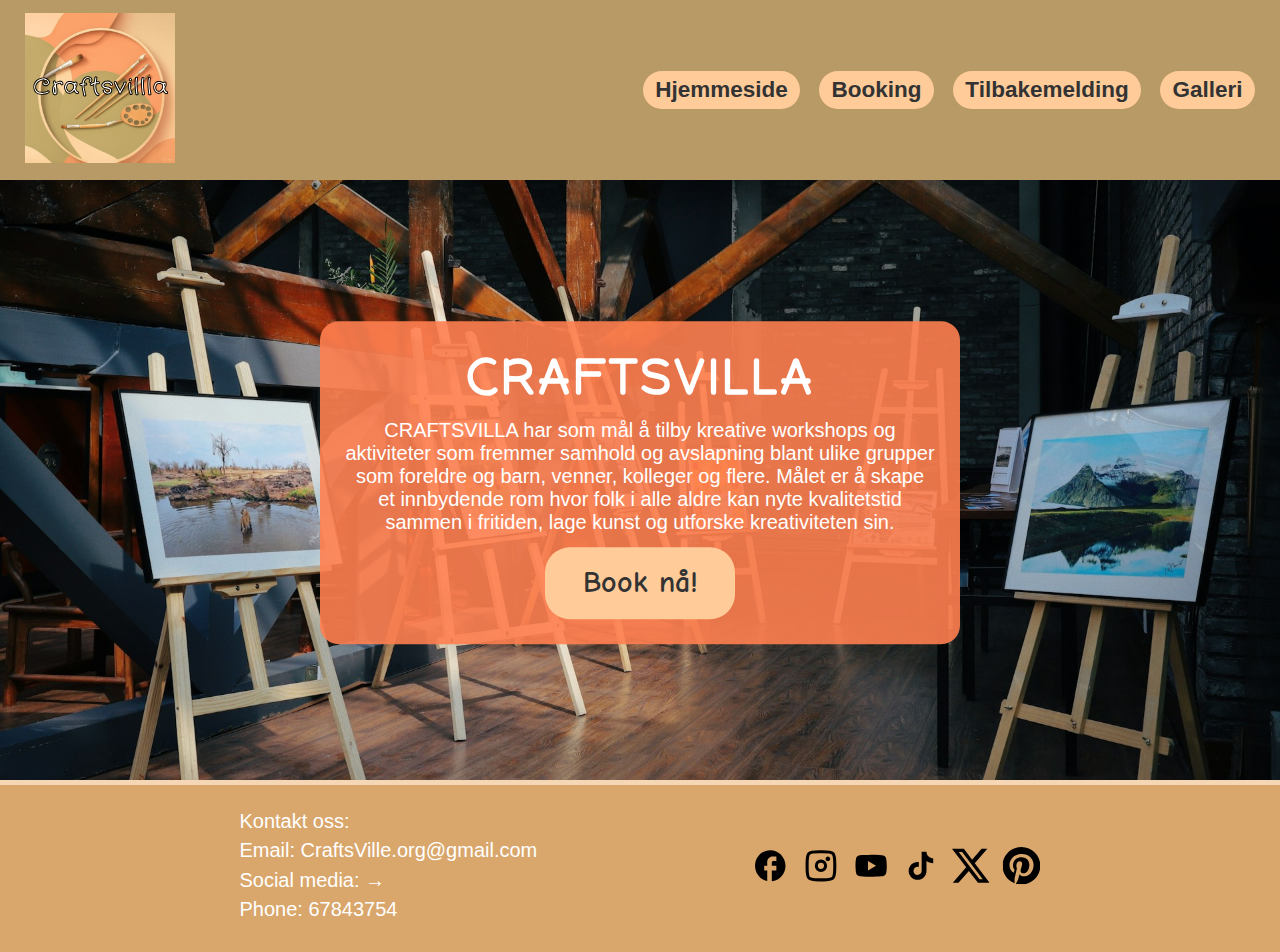
<file: Index.html>
<!DOCTYPE html>
<html lang="no">
  <head>
    <meta charset="UTF-8" />
    <meta name="viewport" content="width=device-width, initial-scale=1.0" />
    <link rel="preconnect" href="https://fonts.googleapis.com" />
    <link rel="preconnect" href="https://fonts.gstatic.com" crossorigin />
    <link
      href="https://fonts.googleapis.com/css2?family=Comic+Neue:ital,wght@0,300;0,400;0,700;1,300;1,400;1,700&family=Happy+Monkey&family=Lexend+Deca:wght@100..900&display=swap"
      rel="stylesheet"
    />
    <title>CRAFTSVILLA - Hjem</title>
    <link rel="stylesheet" href="style.css" />
  </head>
  <body>
    <header>
      <div class="logo">
        <img
          src="/Bilder/Logo frame.svg"
          alt="CRAFTSVILLA Logo"
          class="logo-img"
        />
      </div>
      <nav>
        <ul>
          <li><a href="Index.html" class="btn nav-btn">Hjemmeside</a></li>
          <li><a href="Booking.html" class="btn nav-btn">Booking</a></li>
          <li>
            <a href="Tilbakemelding.html" class="btn nav-btn">Tilbakemelding</a>
          </li>
          <li><a href="Galleri.html" class="btn nav-btn">Galleri</a></li>
        </ul>
      </nav>
    </header>
    <!-- test -->
    <main>
      <section class="hero">
        <img
          src="/Bilder/Backgroundd.svg"
          alt="Workshop Scene"
          class="hero-image"
        />
        <div class="hero-text">
          <h1>CRAFTSVILLA</h1>
          <p>
            CRAFTSVILLA har som mål å tilby kreative workshops og aktiviteter
            som fremmer samhold og avslapning blant ulike grupper som foreldre
            og barn, venner, kolleger og flere. Målet er å skape et innbydende
            rom hvor folk i alle aldre kan nyte kvalitetstid sammen i fritiden,
            lage kunst og utforske kreativiteten sin.
          </p>
          <a href="Booking.html" class="btn hero-btn">Book nå!</a>
        </div>
      </section>
    </main>

    <footer>
      <section class="contact">
        <ul>
          <li><p>Kontakt oss:</p></li>
          <li><p>Email: CraftsVille.org@gmail.com</p></li>
          <li><p>Social media: →</p></li>
          <li><p>Phone: 67843754</p></li>
        </ul>
        <div class="social-icons">
          <a href="#"
            ><img src="/Bilder/Socialmediaicons/facebook.svg" alt="Facebook"
          /></a>
          <a href="#"
            ><img src="/Bilder/Socialmediaicons/instagram.svg" alt="Instagram"
          /></a>
          <a href="#"
            ><img src="/Bilder/Socialmediaicons/youtube.svg" alt="YouTube"
          /></a>
          <a href="#"
            ><img src="/Bilder/Socialmediaicons/tiktok.svg" alt="TikTok"
          /></a>
          <a href="#"
            ><img src="/Bilder/Socialmediaicons/twitter.svg" alt="Twitter"
          /></a>
          <a href="#"
            ><img src="/Bilder/Socialmediaicons/pintrest.svg" alt="Pinterest"
          /></a>
        </div>
      </section>
    </footer>
  </body>
</html>
</file>
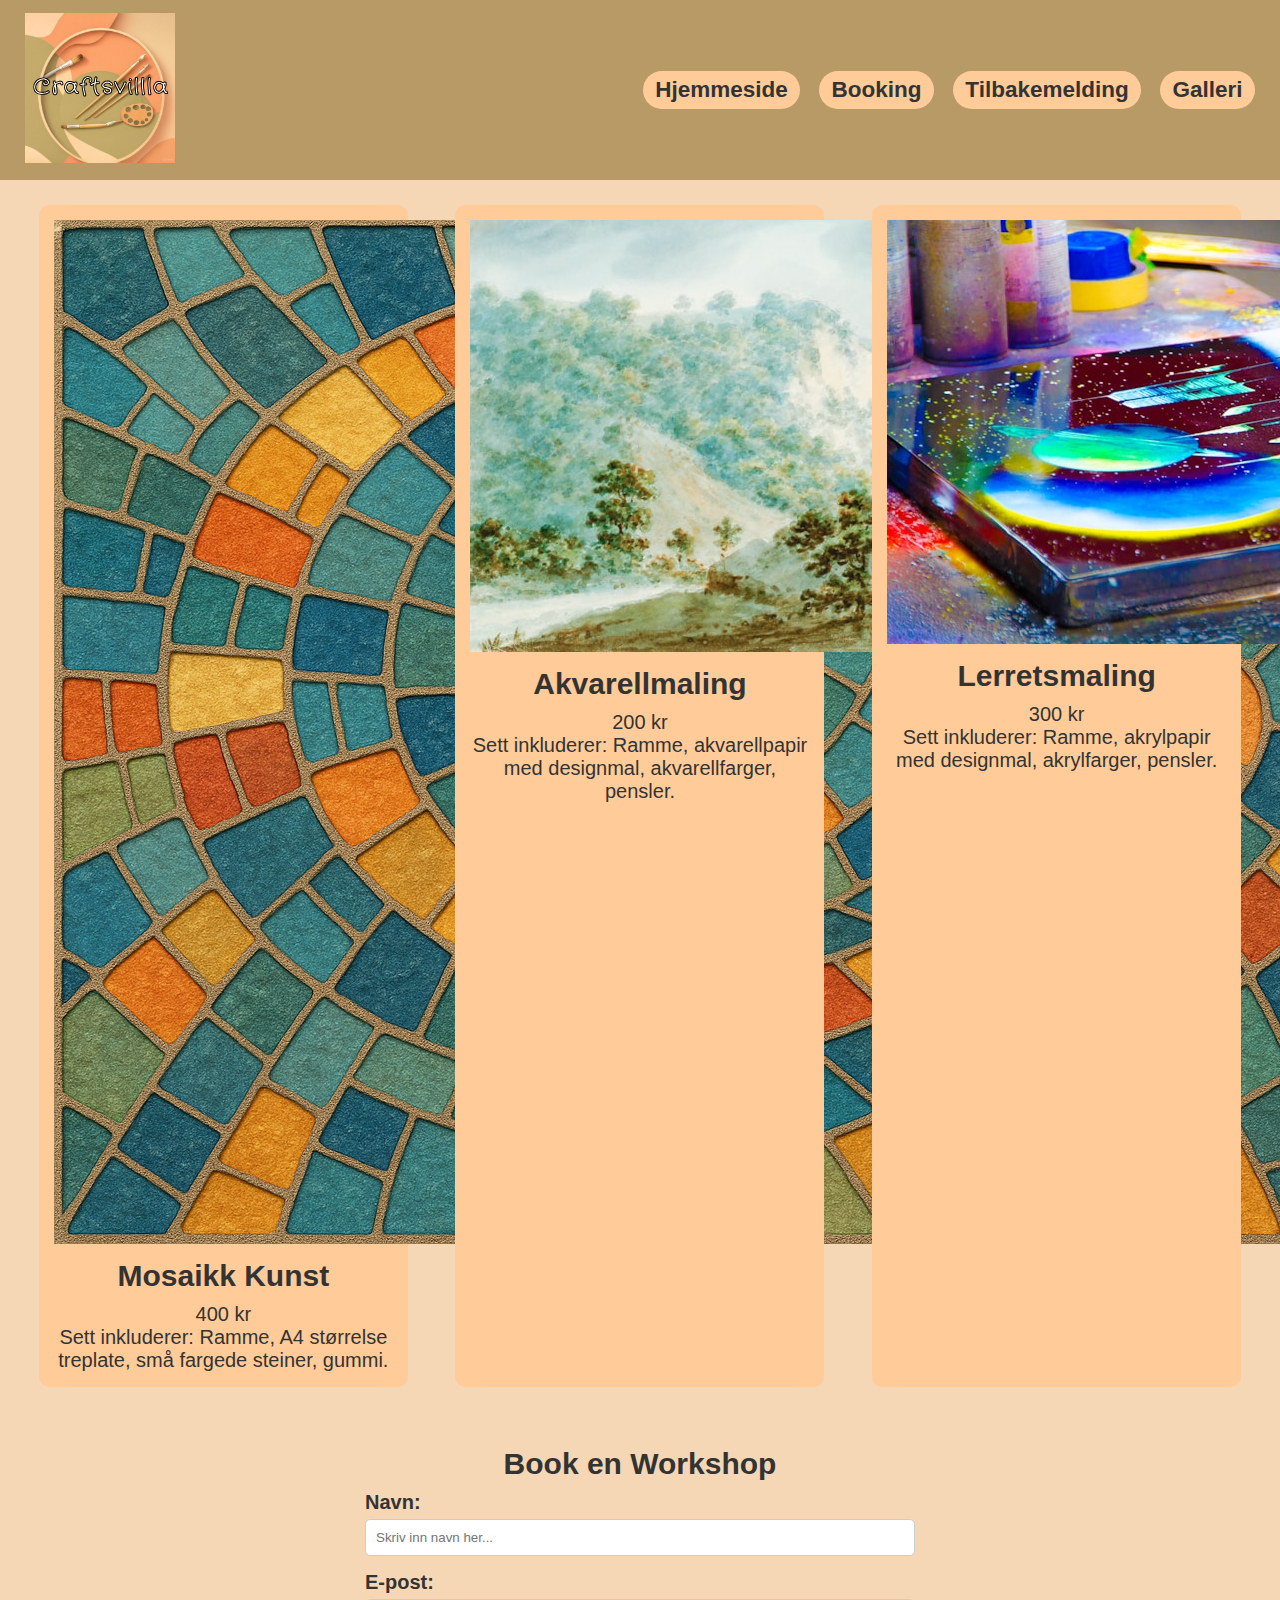
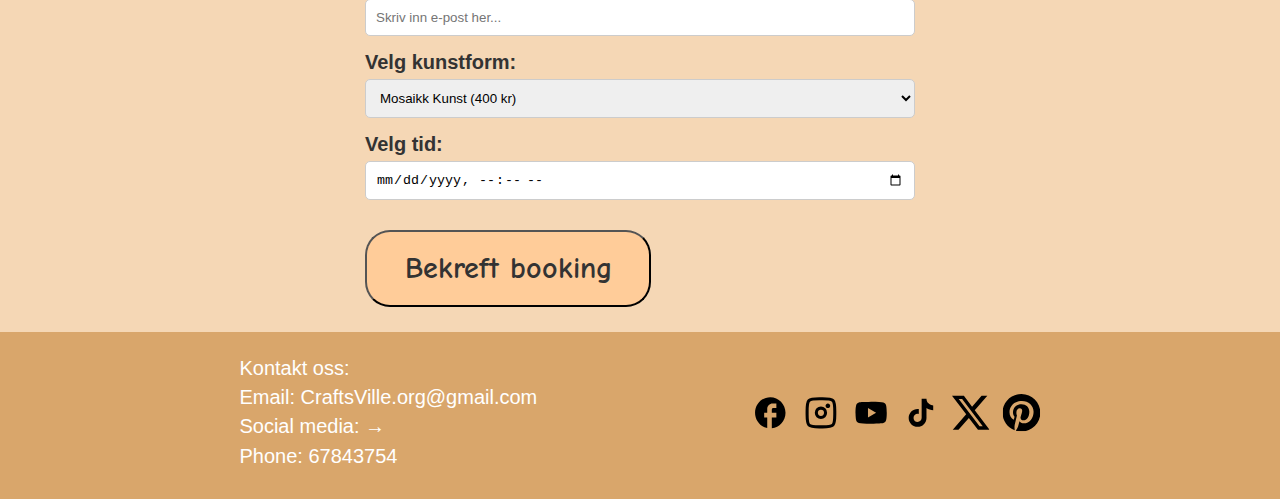
<file: booking.html>
<!DOCTYPE html>
<html lang="no">
  <head>
    <meta charset="UTF-8" />
    <meta name="viewport" content="width=device-width, initial-scale=1.0" />
    <link rel="preconnect" href="https://fonts.googleapis.com" />
    <link rel="preconnect" href="https://fonts.gstatic.com" crossorigin />
    <link
      href="https://fonts.googleapis.com/css2?family=Comic+Neue:ital,wght@0,300;0,400;0,700;1,300;1,400;1,700&family=Happy+Monkey&family=Lexend+Deca:wght@100..900&display=swap"
      rel="stylesheet"
    />
    <title>CRAFTSVILLA - Booking</title>
    <link rel="stylesheet" href="style.css" />
    <link rel="stylesheet" href="bookingstyle.css" />
  </head>
  <body>
    <header>
      <div class="logo">
        <img
          src="/Bilder/Logo frame.svg"
          alt="CRAFTSVILLA Logo"
          class="logo-img"
        />
      </div>
      <nav>
        <ul>
          <li><a href="index.html" class="btn nav-btn">Hjemmeside</a></li>
          <li><a href="booking.html" class="btn nav-btn">Booking</a></li>
          <li>
            <a href="tilbakemelding.html" class="btn nav-btn">Tilbakemelding</a>
          </li>
          <li><a href="galleri.html" class="btn nav-btn">Galleri</a></li>
        </ul>
      </nav>
    </header>

    <main>
      <section class="booking-options">
        <div class="art-option">
          <img
            src="/Bilder/Mosaikk.png"
            alt="Mosaikk Kunst"
            class="art-image"
          />
          <h2>Mosaikk Kunst</h2>
          <p>400 kr</p>
          <p>
            Sett inkluderer: Ramme, A4 størrelse treplate, små fargede steiner,
            gummi.
          </p>
        </div>
        <div class="art-option">
          <img
            src="/Bilder/Akvarell.jpg"
            alt="Akvarellmaling"
            class="art-image"
          />
          <h2>Akvarellmaling</h2>
          <p>200 kr</p>
          <p>
            Sett inkluderer: Ramme, akvarellpapir med designmal, akvarellfarger,
            pensler.
          </p>
        </div>
        <div class="art-option">
          <img src="/Bilder/Lerret.jpg" alt="Lerretsmaling" class="art-image" />
          <h2>Lerretsmaling</h2>
          <p>300 kr</p>
          <p>
            Sett inkluderer: Ramme, akrylpapir med designmal, akrylfarger,
            pensler.
          </p>
        </div>
      </section>

      <section class="booking-form">
        <h2>Book en Workshop</h2>
        <form>
          <label for="name">Navn:</label>
          <input
            type="text"
            id="name"
            name="name"
            placeholder="Skriv inn navn her..."
          />

          <label for="email">E-post:</label>
          <input
            type="email"
            id="email"
            name="email"
            placeholder="Skriv inn e-post her..."
            required
          />

          <label for="art-type">Velg kunstform:</label>
          <select id="art-type" name="art-type" required>
            <option value="mosaikk">Mosaikk Kunst (400 kr)</option>
            <option value="akvarell">Akvarellmaling (200 kr)</option>
            <option value="lerrets">Lerretsmaling (300 kr)</option>
          </select>

          <label for="date-time">Velg tid:</label>
          <input
            type="datetime-local"
            id="date-time"
            name="date-time"
            required
          />

          <button type="submit" class="btn hero-btn">Bekreft booking</button>
        </form>
      </section>
    </main>

    <footer>
      <section class="contact">
        <ul>
          <li><p>Kontakt oss:</p></li>
          <li><p>Email: CraftsVille.org@gmail.com</p></li>
          <li><p>Social media: →</p></li>
          <li><p>Phone: 67843754</p></li>
        </ul>
        <div class="social-icons">
          <a href="#"
            ><img src="/Bilder/Socialmediaicons/facebook.svg" alt="Facebook"
          /></a>
          <a href="#"
            ><img src="/Bilder/Socialmediaicons/instagram.svg" alt="Instagram"
          /></a>
          <a href="#"
            ><img src="/Bilder/Socialmediaicons/youtube.svg" alt="YouTube"
          /></a>
          <a href="#"
            ><img src="/Bilder/Socialmediaicons/tiktok.svg" alt="TikTok"
          /></a>
          <a href="#"
            ><img src="/Bilder/Socialmediaicons/twitter.svg" alt="Twitter"
          /></a>
          <a href="#"
            ><img src="/Bilder/Socialmediaicons/pintrest.svg" alt="Pinterest"
          /></a>
        </div>
      </section>
    </footer>
  </body>
</html>
</file>
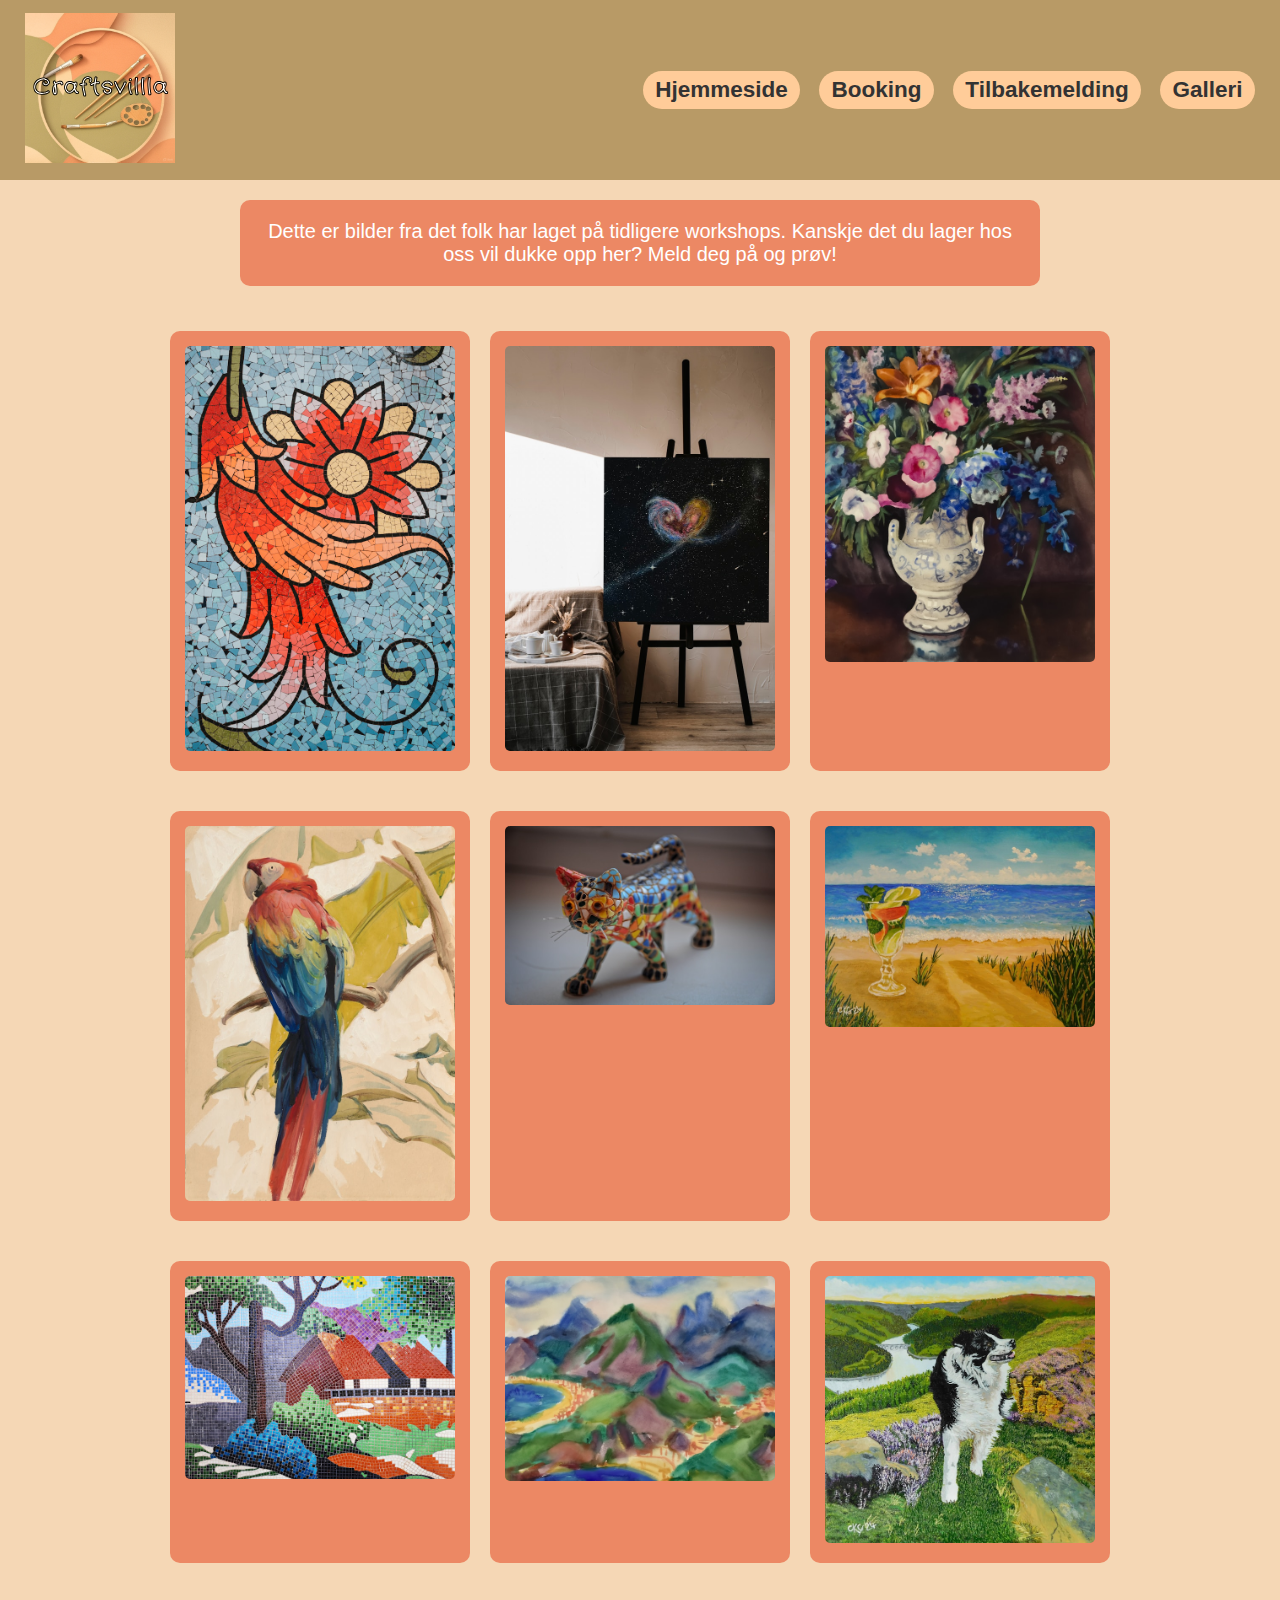
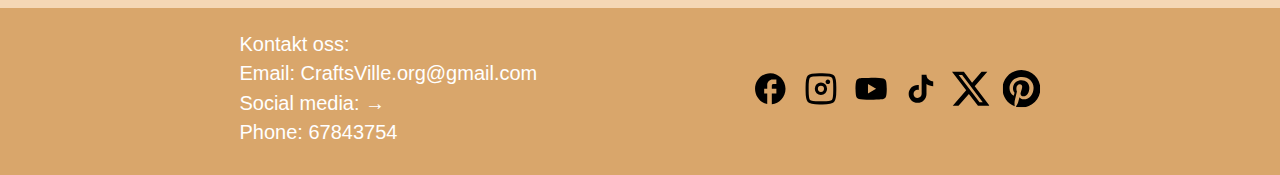
<file: galleri.html>
<!DOCTYPE html>
<html lang="no">
  <head>
    <meta charset="UTF-8" />
    <meta name="viewport" content="width=device-width, initial-scale=1.0" />
    <link rel="preconnect" href="https://fonts.googleapis.com" />
    <link rel="preconnect" href="https://fonts.gstatic.com" crossorigin />
    <link
      href="https://fonts.googleapis.com/css2?family=Comic+Neue:ital,wght@0,300;0,400;0,700;1,300;1,400;1,700&family=Happy+Monkey&family=Lexend+Deca:wght@100..900&display=swap"
      rel="stylesheet"
    />
    <title>CRAFTSVILLA - Galleri</title>
    <link rel="stylesheet" href="style.css" />
    <link rel="stylesheet" href="galleristyle.css" />
  </head>
  <body>
    <header>
      <div class="logo">
        <img
          src="./Bilder/Logo frame.svg"
          alt="CRAFTSVILLA Logo"
          class="logo-img"
        />
      </div>
      <nav>
        <ul>
          <li><a href="index.html" class="btn nav-btn">Hjemmeside</a></li>
          <li><a href="booking.html" class="btn nav-btn">Booking</a></li>
          <li>
            <a href="tilbakemelding.html" class="btn nav-btn">Tilbakemelding</a>
          </li>
          <li><a href="galleri.html" class="btn nav-btn">Galleri</a></li>
        </ul>
      </nav>
    </header>

    <main>
      <section class="gallery-intro">
        <p>
          Dette er bilder fra det folk har laget på tidligere workshops. Kanskje
          det du lager hos oss vil dukke opp her? Meld deg på og prøv!
        </p>
      </section>

      <section class="gallery-cards">
        <div class="gallery-card">
          <img
            src="./Bilder/Galleri/Mosaic-art.jpg"
            alt="Mosaikk kunst av en rød blomst"
          />
        </div>
        <div class="gallery-card">
          <img
            src="./Bilder/Galleri/Canvas-galaxy.jpg"
            alt="Et lerretsmaleri av en galakse som er formet som et hjerte"
          />
        </div>
        <div class="gallery-card">
          <img
            src="./Bilder/Galleri/Watercolor-flowers.jpg"
            alt="Akvarellmaleri av en blomsterbukket i pen hvit vase"
          />
        </div>
        <div class="gallery-card">
          <img
            src="./Bilder/Galleri/Watercolor-parrot.jpg"
            alt="Et akvarellmaleri av en rød, gul og blå papegøye"
          />
        </div>
        <div class="gallery-card">
          <img
            src="./Bilder/Galleri/Mosaic-cat.jpg"
            alt="En skulptur av en liten katt dekket med mosaikk kunst"
          />
        </div>
        <div class="gallery-card">
          <img
            src="./Bilder/Galleri/Canvas-beach.jpg"
            alt="Fint lerretsmaleri av en strand med havet som bakgrund og et glass med frukt i sanden"
          />
        </div>
        <div class="gallery-card">
          <img
            src="./Bilder/Galleri/Mosaic-house-art.jpg"
            alt="Et rødt hus laget med mosaikk kunst"
          />
        </div>
        <div class="gallery-card">
          <img
            src="./Bilder/Galleri/Watercolor-mountain.jpg"
            alt="Akvarellmaleri av et fjell med noen insjøer"
          />
        </div>
        <div class="gallery-card">
          <img
            src="./Bilder/Galleri/Canvas-dog.jpg"
            alt="Lerretsmaleri av en svart og hvit hund"
          />
        </div>
      </section>
    </main>

    <footer>
      <section class="contact">
        <ul>
          <li><p>Kontakt oss:</p></li>
          <li><p>Email: CraftsVille.org@gmail.com</p></li>
          <li><p>Social media: →</p></li>
          <li><p>Phone: 67843754</p></li>
        </ul>
        <div class="social-icons">
          <a href="#"
            ><img src="./Bilder/Socialmediaicons/facebook.svg" alt="Facebook"
          /></a>
          <a href="#"
            ><img src="./Bilder/Socialmediaicons/instagram.svg" alt="Instagram"
          /></a>
          <a href="#"
            ><img src="./Bilder/Socialmediaicons/youtube.svg" alt="YouTube"
          /></a>
          <a href="#"
            ><img src="./Bilder/Socialmediaicons/tiktok.svg" alt="TikTok"
          /></a>
          <a href="#"
            ><img src="./Bilder/Socialmediaicons/twitter.svg" alt="Twitter"
          /></a>
          <a href="#"
            ><img src="./Bilder/Socialmediaicons/pintrest.svg" alt="Pinterest"
          /></a>
        </div>
      </section>
    </footer>
  </body>
</html>
</file>
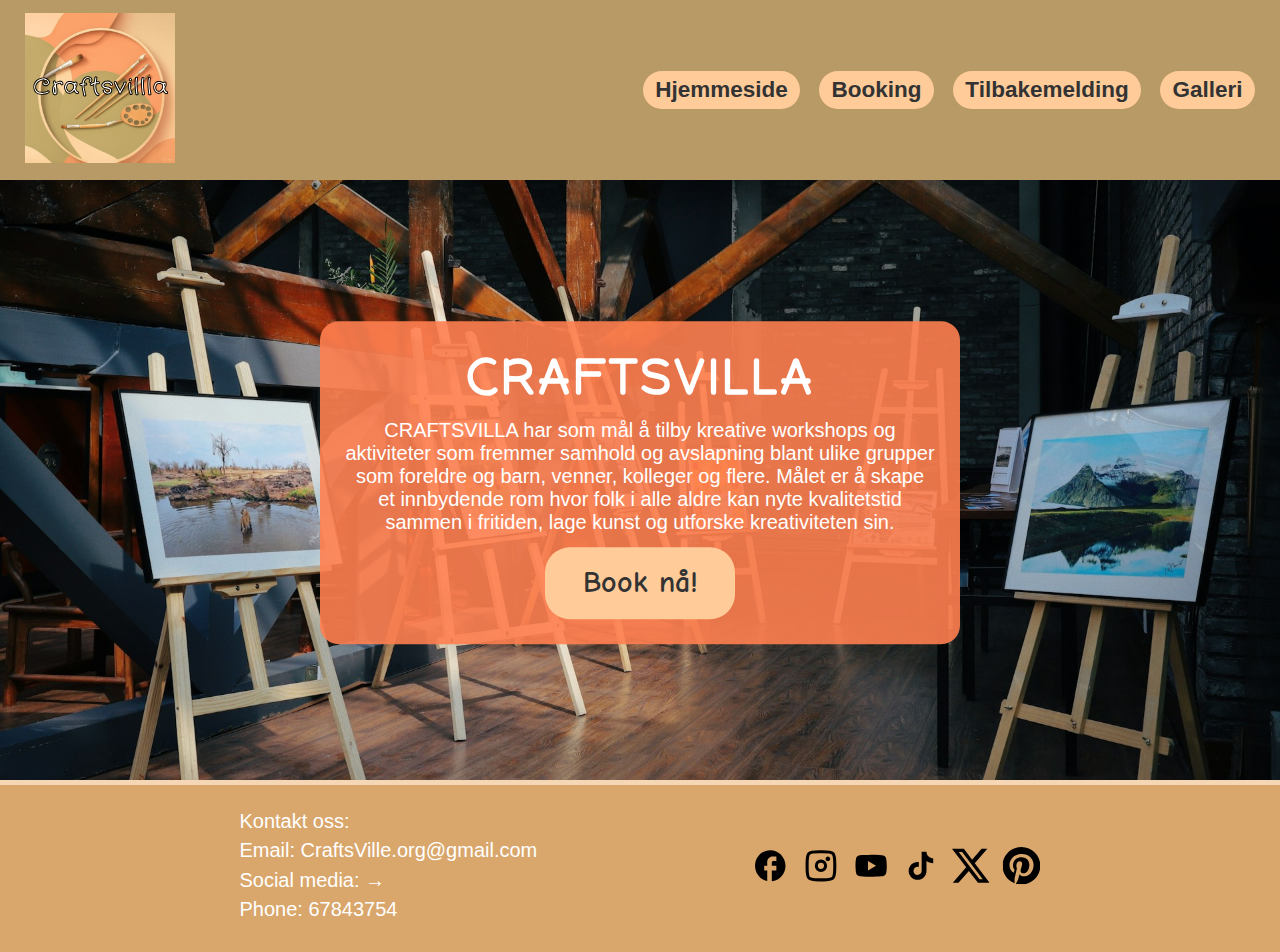
<file: Hjemmeside.html>
<!DOCTYPE html>
<html lang="no">
  <head>
    <meta charset="UTF-8" />
    <meta name="viewport" content="width=device-width, initial-scale=1.0" />
    <link rel="preconnect" href="https://fonts.googleapis.com" />
    <link rel="preconnect" href="https://fonts.gstatic.com" crossorigin />
    <link
      href="https://fonts.googleapis.com/css2?family=Comic+Neue:ital,wght@0,300;0,400;0,700;1,300;1,400;1,700&family=Happy+Monkey&family=Lexend+Deca:wght@100..900&display=swap"
      rel="stylesheet"
    />
    <title>CRAFTSVILLA - Hjem</title>
    <link rel="stylesheet" href="style.css" />
  </head>
  <body>
    <header>
      <div class="logo">
        <img
          src="/Bilder/Logo frame.svg"
          alt="CRAFTSVILLA Logo"
          class="logo-img"
        />
      </div>
      <nav>
        <ul>
          <li><a href="Hjemmeside.html" class="btn nav-btn">Hjemmeside</a></li>
          <li><a href="Booking.html" class="btn nav-btn">Booking</a></li>
          <li>
            <a href="Tilbakemelding.html" class="btn nav-btn">Tilbakemelding</a>
          </li>
          <li><a href="Gallereri.html" class="btn nav-btn">Galleri</a></li>
        </ul>
      </nav>
    </header>

    <main>
      <section class="hero">
        <img
          src="/Bilder/Backgroundd.svg"
          alt="Workshop Scene"
          class="hero-image"
        />
        <div class="hero-text">
          <h1>CRAFTSVILLA</h1>
          <p>
            CRAFTSVILLA har som mål å tilby kreative workshops og aktiviteter
            som fremmer samhold og avslapning blant ulike grupper som foreldre
            og barn, venner, kolleger og flere. Målet er å skape et innbydende
            rom hvor folk i alle aldre kan nyte kvalitetstid sammen i fritiden,
            lage kunst og utforske kreativiteten sin.
          </p>
          <a href="Booking.html" class="btn hero-btn">Book nå!</a>
        </div>
      </section>
    </main>

    <footer>
      <section class="contact">
        <ul>
          <li><p>Kontakt oss:</p></li>
          <li><p>Email: CraftsVille.org@gmail.com</p></li>
          <li><p>Social media: →</p></li>
          <li><p>Phone: 67843754</p></li>
        </ul>
        <div class="social-icons">
          <a href="#"
            ><img src="/Bilder/Socialmediaicons/facebook.svg" alt="Facebook"
          /></a>
          <a href="#"
            ><img src="/Bilder/Socialmediaicons/instagram.svg" alt="Instagram"
          /></a>
          <a href="#"
            ><img src="/Bilder/Socialmediaicons/youtube.svg" alt="YouTube"
          /></a>
          <a href="#"
            ><img src="/Bilder/Socialmediaicons/tiktok.svg" alt="TikTok"
          /></a>
          <a href="#"
            ><img src="/Bilder/Socialmediaicons/twitter.svg" alt="Twitter"
          /></a>
          <a href="#"
            ><img src="/Bilder/Socialmediaicons/pintrest.svg" alt="Pinterest"
          /></a>
        </div>
      </section>
    </footer>
  </body>
</html>
</file>
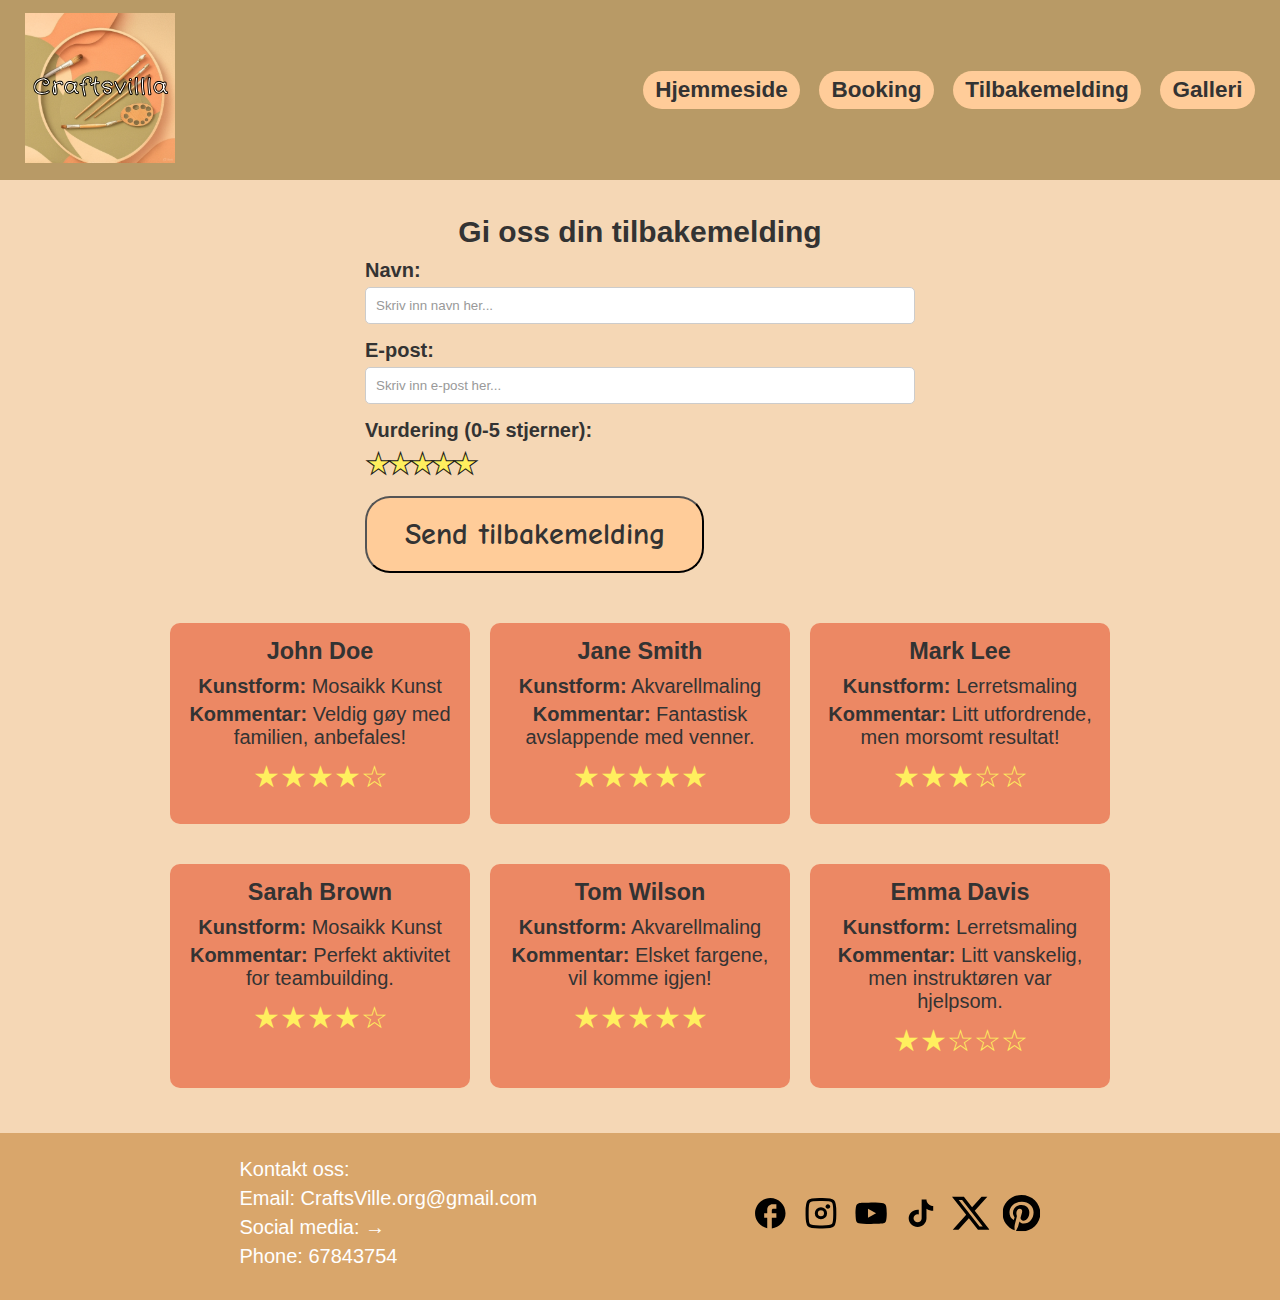
<file: tilbakemelding.html>
<!DOCTYPE html>
<html lang="no">
  <head>
    <meta charset="UTF-8" />
    <meta name="viewport" content="width=device-width, initial-scale=1.0" />
    <link rel="preconnect" href="https://fonts.googleapis.com" />
    <link rel="preconnect" href="https://fonts.gstatic.com" crossorigin />
    <link
      href="https://fonts.googleapis.com/css2?family=Comic+Neue:ital,wght@0,300;0,400;0,700;1,300;1,400;1,700&family=Happy+Monkey&family=Lexend+Deca:wght@100..900&display=swap"
      rel="stylesheet"
    />
    <title>CRAFTSVILLA - Tilbakemelding</title>
    <link rel="stylesheet" href="style.css" />
    <link rel="stylesheet" href="tilbakemeldingstyle.css" />
  </head>
  <body>
    <header>
      <div class="logo">
        <img
          src="./Bilder/Logo frame.svg"
          alt="CRAFTSVILLA Logo"
          class="logo-img"
        />
      </div>
      <nav>
        <ul>
          <li><a href="index.html" class="btn nav-btn">Hjemmeside</a></li>
          <li><a href="booking.html" class="btn nav-btn">Booking</a></li>
          <li>
            <a href="tilbakemelding.html" class="btn nav-btn">Tilbakemelding</a>
          </li>
          <li><a href="galleri.html" class="btn nav-btn">Galleri</a></li>
        </ul>
      </nav>
    </header>

    <main>
      <section class="feedback-form">
        <h2>Gi oss din tilbakemelding</h2>
        <form>
          <label for="name">Navn:</label>
          <input
            type="text"
            id="name"
            name="name"
            placeholder="Skriv inn navn her..."
          />

          <label for="email">E-post:</label>
          <input
            type="email"
            id="email"
            name="email"
            placeholder="Skriv inn e-post her..."
          />

          <label for="rating">Vurdering (0-5 stjerner):</label>
          <div class="rating">
            <span>★</span><span>★</span><span>★</span><span>★</span
            ><span>★</span>
          </div>

          <button type="submit" class="btn hero-btn">
            Send tilbakemelding
          </button>
        </form>
      </section>

      <section class="feedback-cards">
        <div class="feedback-card">
          <h3>John Doe</h3>
          <p><strong>Kunstform:</strong> Mosaikk Kunst</p>
          <p><strong>Kommentar:</strong> Veldig gøy med familien, anbefales!</p>
          <div class="rating">★★★★☆</div>
        </div>
        <div class="feedback-card">
          <h3>Jane Smith</h3>
          <p><strong>Kunstform:</strong> Akvarellmaling</p>
          <p><strong>Kommentar:</strong> Fantastisk avslappende med venner.</p>
          <div class="rating">★★★★★</div>
        </div>
        <div class="feedback-card">
          <h3>Mark Lee</h3>
          <p><strong>Kunstform:</strong> Lerretsmaling</p>
          <p>
            <strong>Kommentar:</strong> Litt utfordrende, men morsomt resultat!
          </p>
          <div class="rating">★★★☆☆</div>
        </div>
        <div class="feedback-card">
          <h3>Sarah Brown</h3>
          <p><strong>Kunstform:</strong> Mosaikk Kunst</p>
          <p><strong>Kommentar:</strong> Perfekt aktivitet for teambuilding.</p>
          <div class="rating">★★★★☆</div>
        </div>
        <div class="feedback-card">
          <h3>Tom Wilson</h3>
          <p><strong>Kunstform:</strong> Akvarellmaling</p>
          <p><strong>Kommentar:</strong> Elsket fargene, vil komme igjen!</p>
          <div class="rating">★★★★★</div>
        </div>
        <div class="feedback-card">
          <h3>Emma Davis</h3>
          <p><strong>Kunstform:</strong> Lerretsmaling</p>
          <p>
            <strong>Kommentar:</strong> Litt vanskelig, men instruktøren var
            hjelpsom.
          </p>
          <div class="rating">★★☆☆☆</div>
        </div>
      </section>
    </main>

    <footer>
      <section class="contact">
        <ul>
          <li><p>Kontakt oss:</p></li>
          <li><p>Email: CraftsVille.org@gmail.com</p></li>
          <li><p>Social media: →</p></li>
          <li><p>Phone: 67843754</p></li>
        </ul>
        <div class="social-icons">
          <a href="#"
            ><img src="/Bilder/Socialmediaicons/facebook.svg" alt="Facebook"
          /></a>
          <a href="#"
            ><img src="/Bilder/Socialmediaicons/instagram.svg" alt="Instagram"
          /></a>
          <a href="#"
            ><img src="/Bilder/Socialmediaicons/youtube.svg" alt="YouTube"
          /></a>
          <a href="#"
            ><img src="/Bilder/Socialmediaicons/tiktok.svg" alt="TikTok"
          /></a>
          <a href="#"
            ><img src="/Bilder/Socialmediaicons/twitter.svg" alt="Twitter"
          /></a>
          <a href="#"
            ><img src="/Bilder/Socialmediaicons/pintrest.svg" alt="Pinterest"
          /></a>
        </div>
      </section>
    </footer>
  </body>
</html>
</file>
<file: style.css>
* {
  box-sizing: border-box;
  margin: 0;
}

body {
  font-family: Arial, sans-serif;
  background-color: #f5d7b5;
  color: #333;
  padding: 0;
  font-size: 1.25em;
}

header {
  display: flex;
  justify-content: space-between;
  align-items: center;
  padding: 12.5px 25px;
  background-color: #b89a66;
}

main {
  margin: 0;
  padding: 0;
}

.logo-img {
  height: 150px;
}

nav ul {
  list-style: none;
  display: flex;
  gap: 18.75px;
}

.btn {
  display: inline-block;
  background-color: #ffcc99;
  color: #333;
  text-decoration: none;
  border-radius: 25px;
  font-weight: bold;
  transition: background-color 0.3s;
}

.btn:hover {
  background-color: #e6b800;
}

.nav-btn {
  padding: 6.25px 12.5px;
  font-size: 1.125em;
}

.hero-btn {
  padding: 18.75px 37.5px;
  font-size: 1.5em;
  font-family: "Comic Neue", sans-serif;
  font-weight: 700;
}

.hero {
  position: relative;
  text-align: center;
  margin: 0;
  padding: 0;
}

.hero-image {
  width: 100%;
  height: auto;
  max-height: 600px;
  object-fit: cover;
}

.hero-text {
  position: absolute;
  top: 50%;
  left: 50%;
  transform: translate(-50%, -50%);
  background-color: rgba(255, 127, 80, 0.9);
  padding: 25px;
  border-radius: 18.75px;
  color: #fff;
}

.hero-text h1 {
  margin: 0;
  font-size: 2.5em;
  font-family: "Happy Monkey", sans-serif;
  letter-spacing: 3px;
}

.hero-text p {
  margin: 12.5px 0;
}

footer {
  background-color: #d9a66b;
  padding: 25px;
  color: #fff;
}

.contact {
  display: flex;
  justify-content: space-evenly;
  align-items: center;
  max-width: 1500px;
  margin: 0 auto;
}

.contact ul {
  list-style: none;
  padding: 0;
  margin: 0;
}

.contact ul li {
  margin-bottom: 6.25px;
}

.social-icons {
  display: flex;
  gap: 12.5px;
}

.social-icons img {
  height: 37.5px;
}

h2 {
  text-align: center;
  padding: 10px 0;
}
</file>
<file: bookingstyle.css>
.booking-options {
  display: flex;
  justify-content: space-around;
  padding: 25px;
  gap: 20px;
}

.art-option {
  background-color: #ffcc99;
  padding: 15px;
  border-radius: 10px;
  text-align: center;
  width: 30%;
}

.booking-form {
  padding: 25px;
  max-width: 600px;
  margin: 0 auto;
}

.booking-form label {
  display: block;
  margin-bottom: 5px;
  font-weight: bold;
}

.booking-form input,
.booking-form select {
  display: block;
  width: 100%;
  margin-bottom: 15px;
  padding: 10px;
  border-radius: 5px;
  border: 1px solid #ccc;
}

.booking-form button {
  margin-top: 15px;
}
</file>
<file: galleristyle.css>
.gallery-intro {
  padding: 20px;
  background-color: #ec8864;
  color: #fff;
  text-align: center;
  margin: 0 auto;
  max-width: 800px;
  border-radius: 10px;
  margin-top: 20px;
  margin-bottom: 20px;
}

.gallery-cards {
  padding: 25px;
  display: flex;
  flex-direction: row;
  flex-wrap: wrap;
  gap: 20px;
  justify-content: center;
}

.gallery-card {
  background-color: #ec8864;
  padding: 15px;
  border-radius: 10px;
  width: 100%;
  max-width: 300px;
  margin-bottom: 20px;
  text-align: center;
  box-sizing: border-box;
}

.gallery-card img {
  width: 100%;
  height: auto;
  border-radius: 5px;
}
</file>
<file: tilbakemeldingstyle.css>
.feedback-form {
  padding: 25px;
  max-width: 600px;
  margin: 0 auto;
}

.feedback-form label {
  display: block;
  margin-bottom: 5px;
  font-weight: bold;
}

.feedback-form input {
  display: block;
  width: 100%;
  margin-bottom: 15px;
  padding: 10px;
  border-radius: 5px;
  border: 1px solid #ccc;
  /* Grå placeholder-tekst */
  color: #333; /* Normal tekstfarge */
}

.feedback-form input::placeholder {
  color: #999; /* Grå farge for placeholder */
  opacity: 1; /* Sikrer at placeholder vises tydelig */
}

.rating {
  margin-bottom: 15px;
  font-size: 1.5em;
  color: #ffef5e; /* Gul farge */
}

.rating span {
  cursor: pointer;
  display: inline-block;
  width: 21.79px; /* Bredde fra Figma */
  height: 22px; /* Høyde fra Figma */
  line-height: 22px; /* Sentrering av tekst */
  text-align: center;
  position: relative;
  -webkit-text-stroke: 1px #191919; /* 1-piksel svart border rundt stjernen */
  -webkit-text-fill-color: #ffef5e; /* Sikrer at fargen beholdes */
  text-shadow: none; /* Fjerner eventuell overlapping */
}

.feedback-cards {
  padding: 25px;
  display: flex;
  flex-direction: row;
  flex-wrap: wrap;
  gap: 20px;
  justify-content: center;
}

.feedback-card {
  background-color: #ec8864;
  padding: 15px;
  border-radius: 10px;
  width: 100%;
  max-width: 300px;
  margin-bottom: 20px;
  text-align: center;
}

.feedback-card h3 {
  margin: 0 0 10px;
}

.feedback-card p {
  margin: 5px 0;
}

.feedback-card .rating {
  margin-top: 10px;
  color: #ffef5e; /* Gul farge for konsistens */
}

.feedback-card .rating span {
  display: inline-block;
  width: 21.79px; /* Bredde fra Figma */
  height: 22px; /* Høyde fra Figma */
  line-height: 22px; /* Sentrering av tekst */
  text-align: center;
}
</file>
